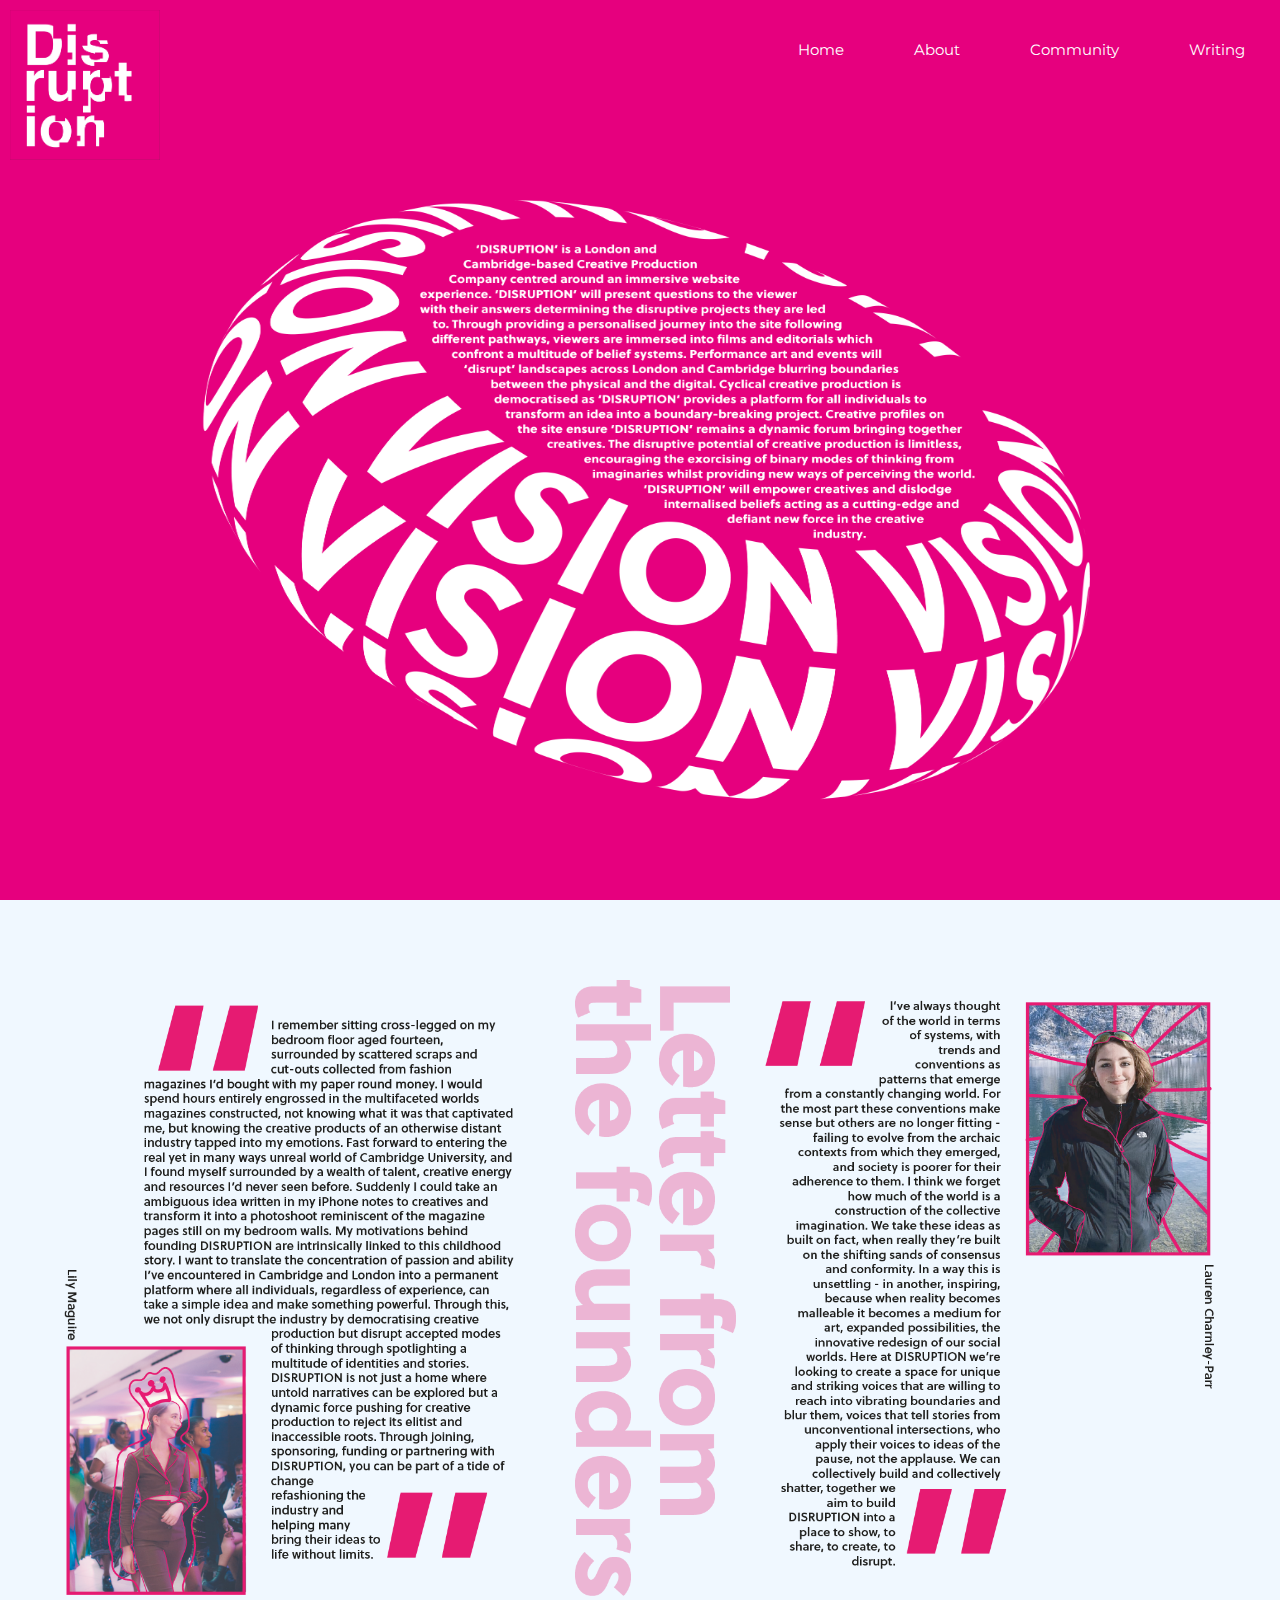
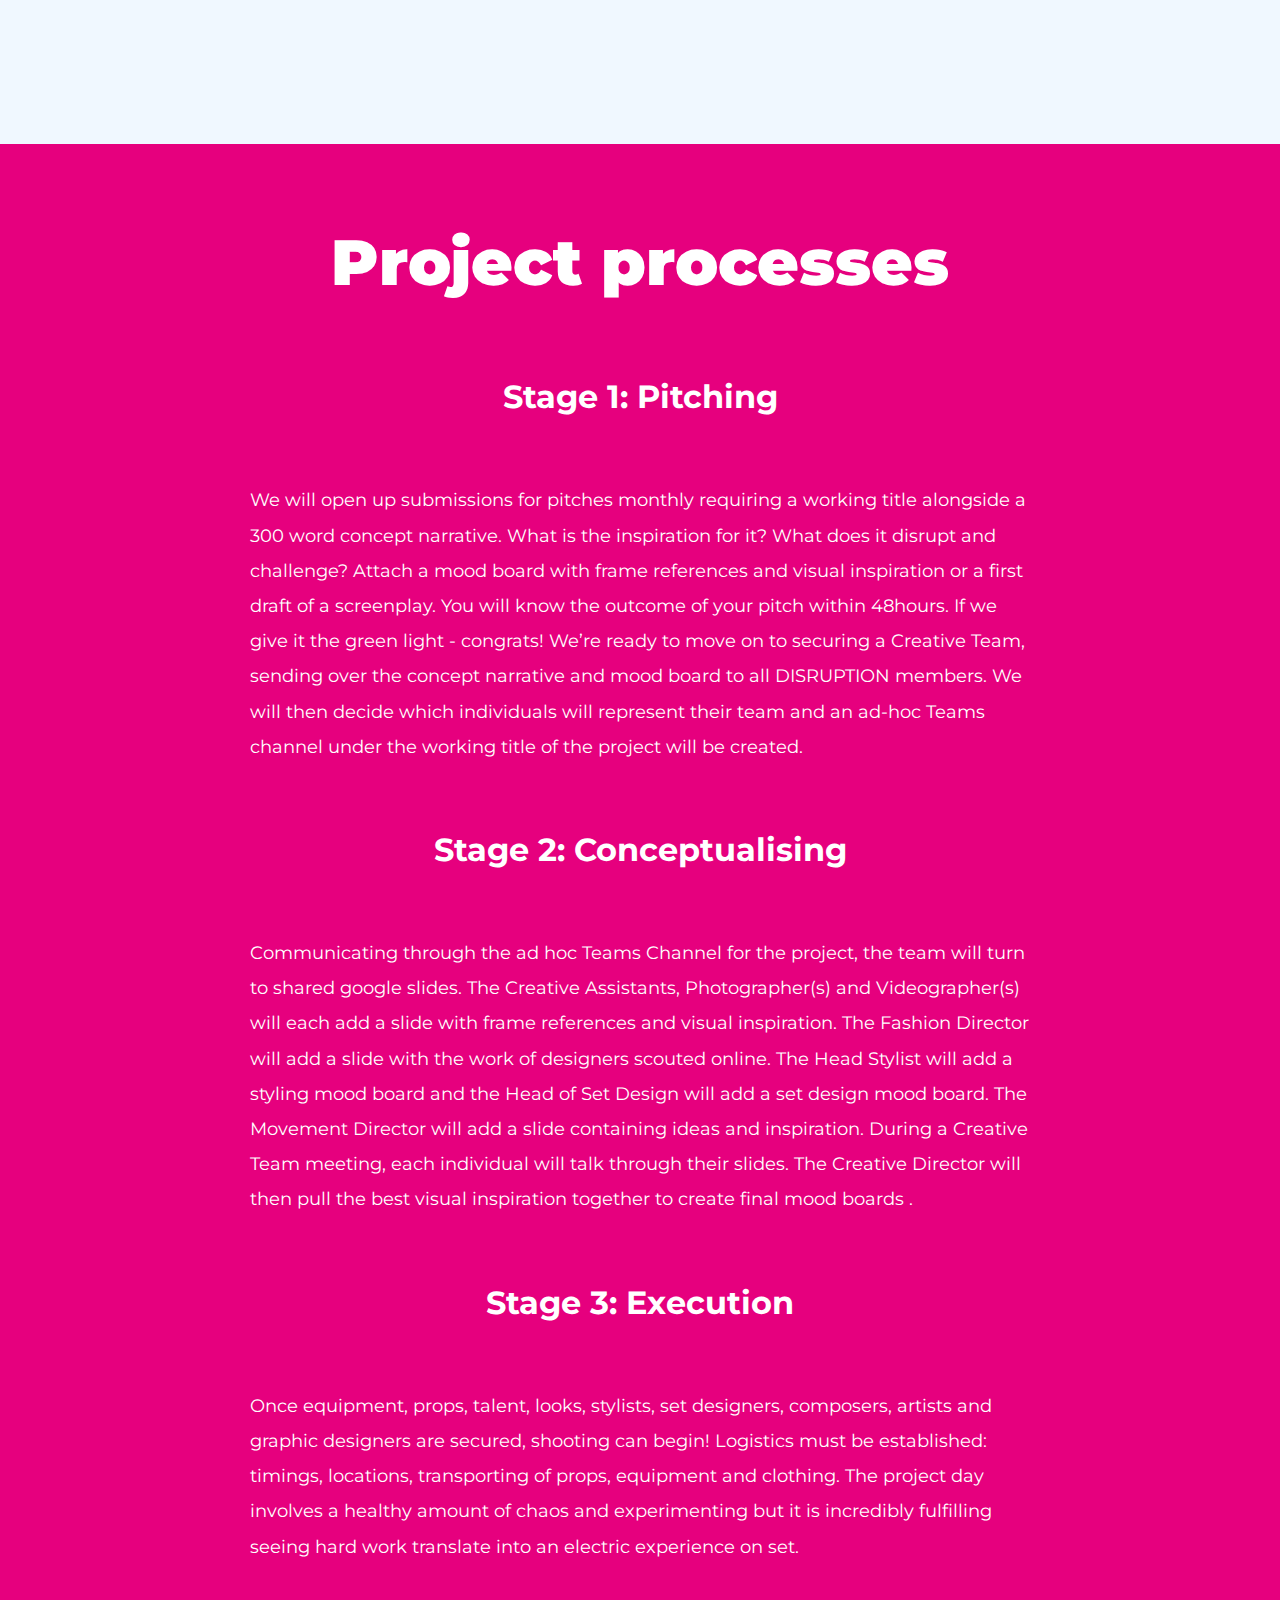
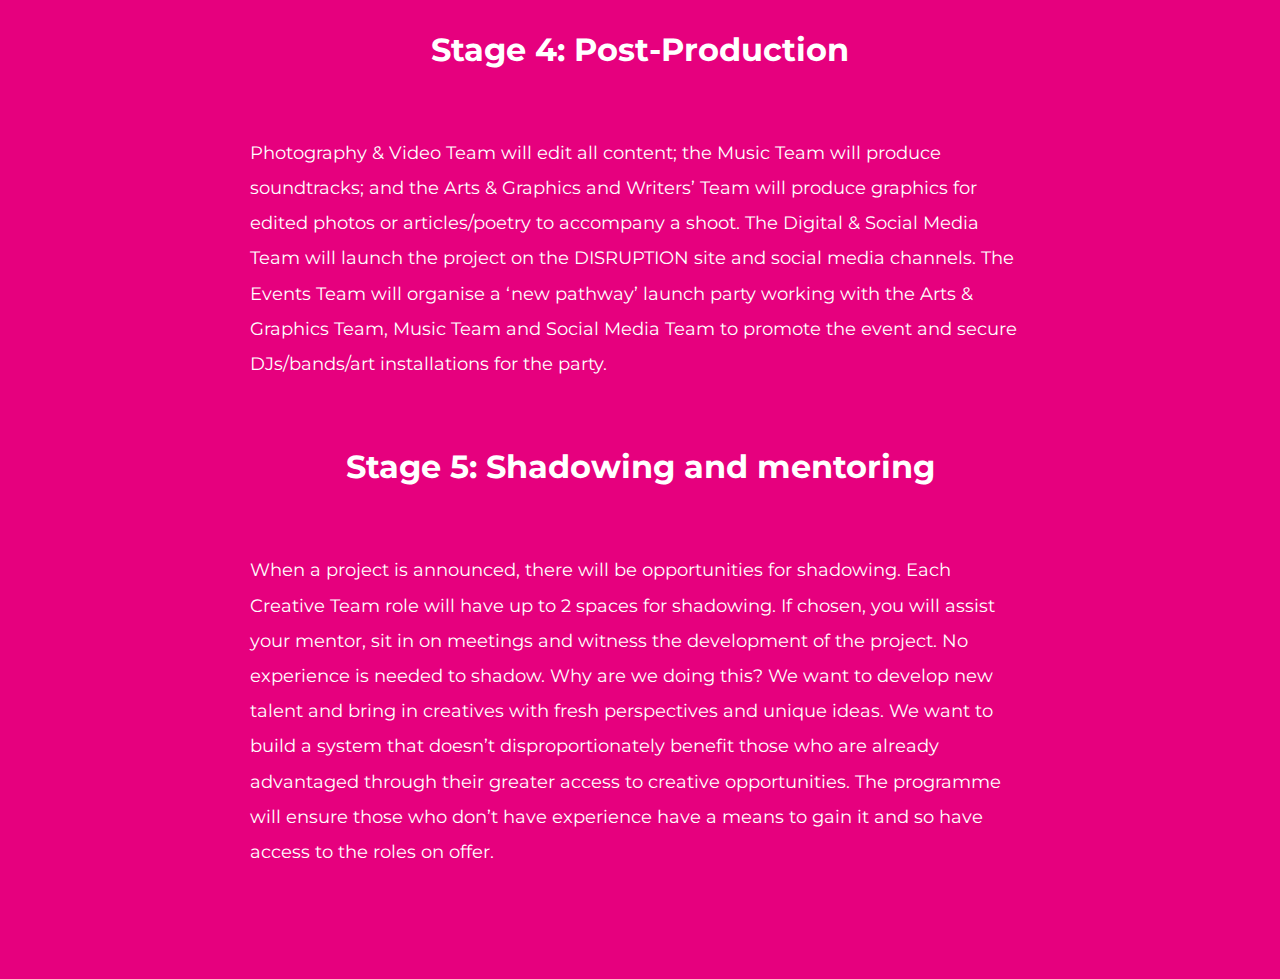
<file: about.html>
<!DOCTYPE html>
<html lang="en">
<head>
    <meta charset="UTF-8">
    <meta http-equiv="X-UA-Compatible" content="IE=edge">
    <meta name="viewport" content="width=device-width, initial-scale=1.0">
    <title>Document</title>
    <link rel="stylesheet" href="css/utilities.css">
    <link rel="stylesheet" href="css/about.css">
    <link rel="icon" type="image/x-icon" href="favicon.ico">

<style>
  
</style>

</head>
<body>
    <div id="navbar" class="navbar">
        <a href="index.html"><img class= "logo" src="media/logo pink.jpg" alt="DISRUPTION LOGO"  ></a>
        
        <nav>
            <ul>
              <li><a href="index.html">Home</a></li>
              <li><a href="about.html">About</a></li>
              <li><a href="#community">Community</a></li>
              <li><a href="#writing">Writing</a></li>
            </ul>
          </nav>
    </div>

    <section id="visionSection">
        <div class="visionDiv">
            <img class= "visionImg" src="media/web vision statement  big.png" alt="">
        </div>
    </section>

    <section id="letterSection">

        <div class="letterDiv">
            <img class="letterImg" src="media/web founder letters.png" alt="">
        </div>
       
    </section>

    <section>

        <div class="processDiv">
            <h1>Project processes</h1>
            <h3>Stage 1: Pitching</h3>
            <p>We will open up submissions for pitches monthly requiring a working title alongside a 300 word concept narrative. What is the inspiration for it? What does it disrupt and challenge? Attach a mood board with frame references and visual inspiration or a first draft of a screenplay. You will know the outcome of your pitch within 48hours.  If we give it the green light - congrats! We’re ready to move on to securing a Creative Team, sending over the concept narrative and mood board to all DISRUPTION members. We will then decide which individuals will represent their team and an ad-hoc Teams channel under the working title of the project will be created.
            </p>
            <h3>Stage 2: Conceptualising</h3>
            <p>Communicating through the ad hoc Teams Channel for the project, the team will turn to shared google slides. The Creative Assistants, Photographer(s) and Videographer(s) will each add a slide with frame references and visual inspiration. The Fashion Director will add a slide with the work of designers scouted online. The Head Stylist will add a styling mood board and the Head of Set Design will add a set design mood board. The Movement Director will add a slide containing ideas and inspiration. During a Creative Team meeting, each individual will talk through their slides. The Creative Director will then pull the best visual inspiration together to create final mood boards
                . </p>
            <h3>Stage 3: Execution</h3>
            <p>Once equipment, props, talent, looks, stylists, set designers, composers, artists and graphic designers are secured, shooting can begin! Logistics must be established: timings, locations, transporting of props, equipment and clothing. The project day involves a healthy amount of chaos and experimenting but it is incredibly fulfilling seeing hard work translate into an electric experience on set.
            </p>
            <h3>Stage 4: Post-Production</h3>
            <p>Photography & Video Team will edit all content; the Music Team will produce soundtracks; and the Arts & Graphics and Writers’ Team will produce graphics for edited photos or articles/poetry to accompany a shoot. The Digital & Social Media Team will launch the project on the DISRUPTION site and social media channels. The Events Team will organise a ‘new pathway’ launch party working with the Arts & Graphics Team, Music Team and Social Media Team to promote the event and secure DJs/bands/art installations for the party.
            </p>
            <h3>Stage 5: Shadowing and mentoring</h3>
            <p>When a project is announced, there will be opportunities for shadowing. Each Creative Team role will have up to 2 spaces for shadowing. If chosen, you will assist your mentor, sit in on meetings and witness the development of the project. No experience is needed to shadow.
                Why are we doing this?
                We want to develop new talent and bring in creatives with fresh perspectives and unique ideas.
                We want to build a system that doesn’t disproportionately benefit those who are already advantaged through their greater access to creative opportunities. The programme will ensure those who don’t have experience have a means to gain it and so have access to the roles on offer. 
                </p>

        </div>
        
    </section>

    <!-- <footer class="footer">
        <div class="social">
          
          <a href="#"><i class="fab fa-facebook fa-2x"></i></a>
          <a href="#"><i class="fab fa-youtube fa-2x"></i></a>
          <a href="#"><i class="fab fa-linkedin fa-2x"></i></a>
          <h4>contact@disruption.com</h4>
        </div>
        <p>Copyright &copy; 2022 - DISRUPTION Creative Ltd.</p>
      </footer>
    -->
    
</body>
</html>
</file>
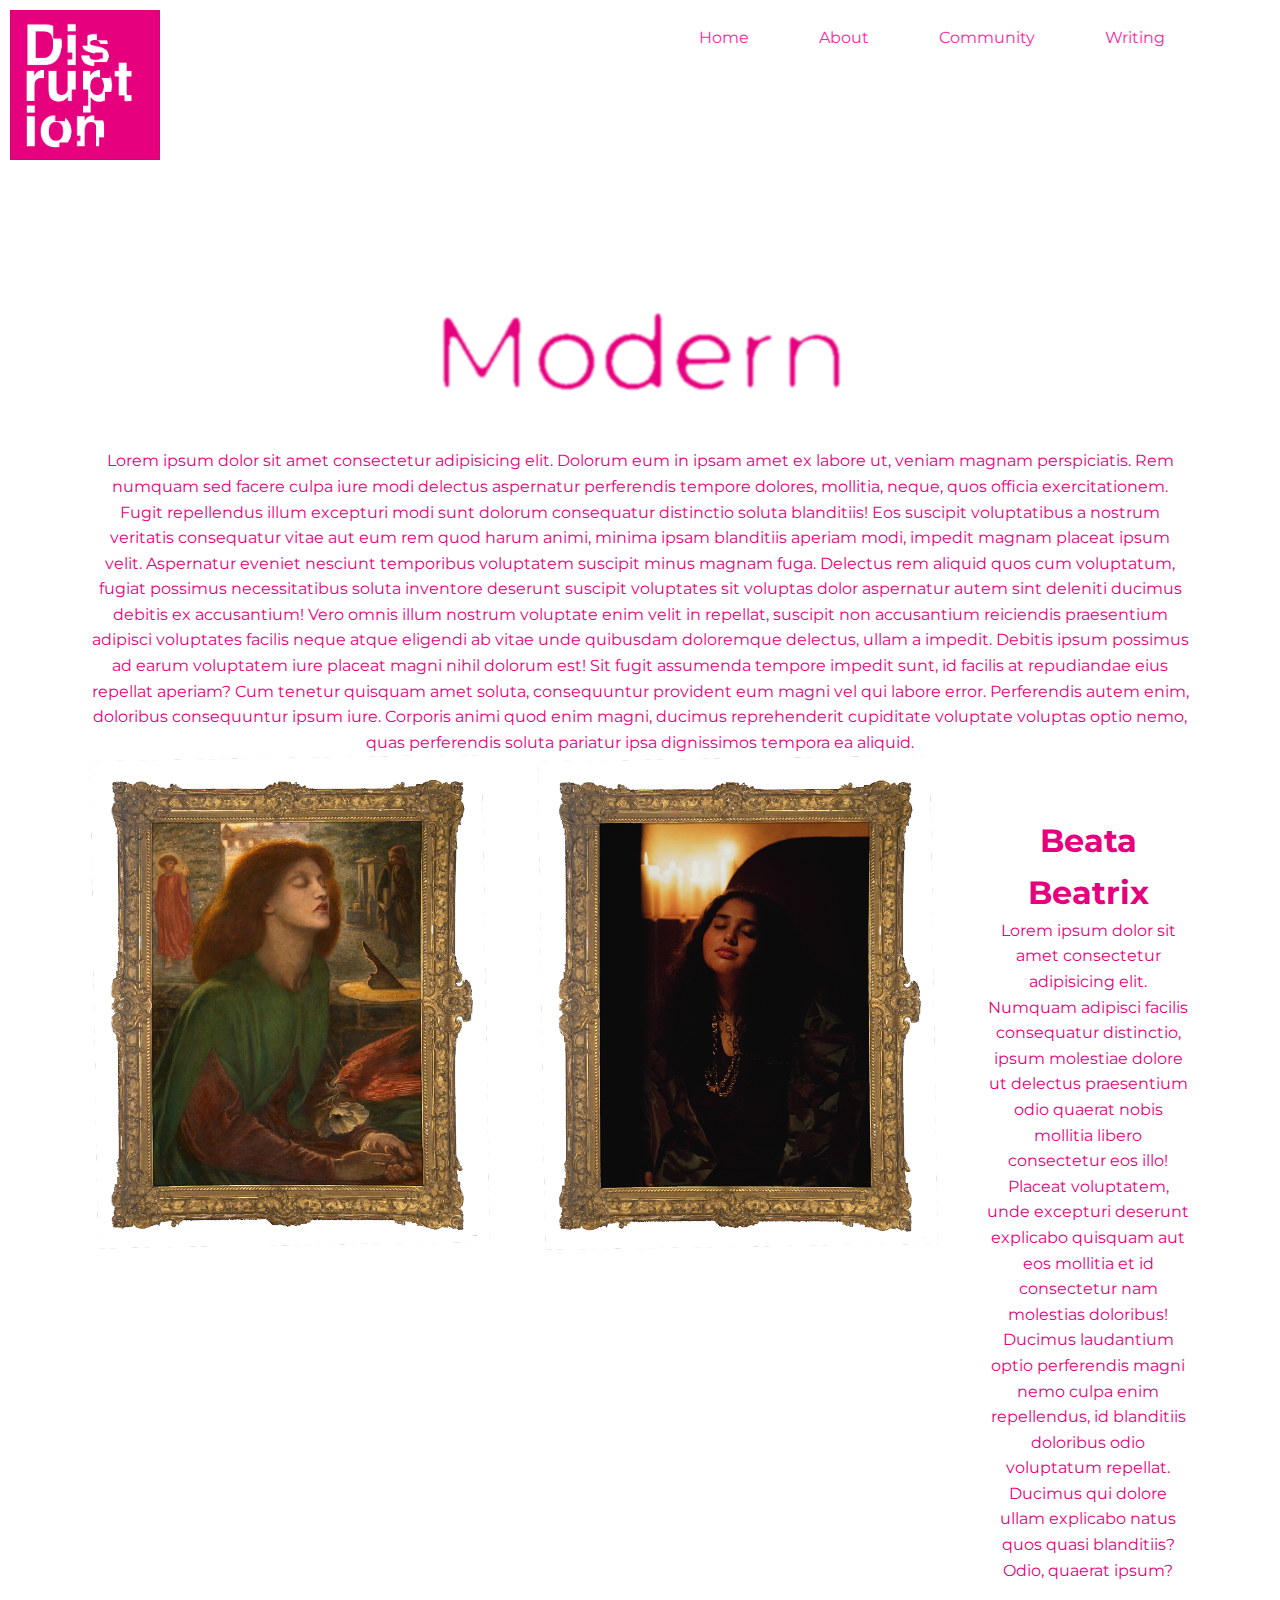
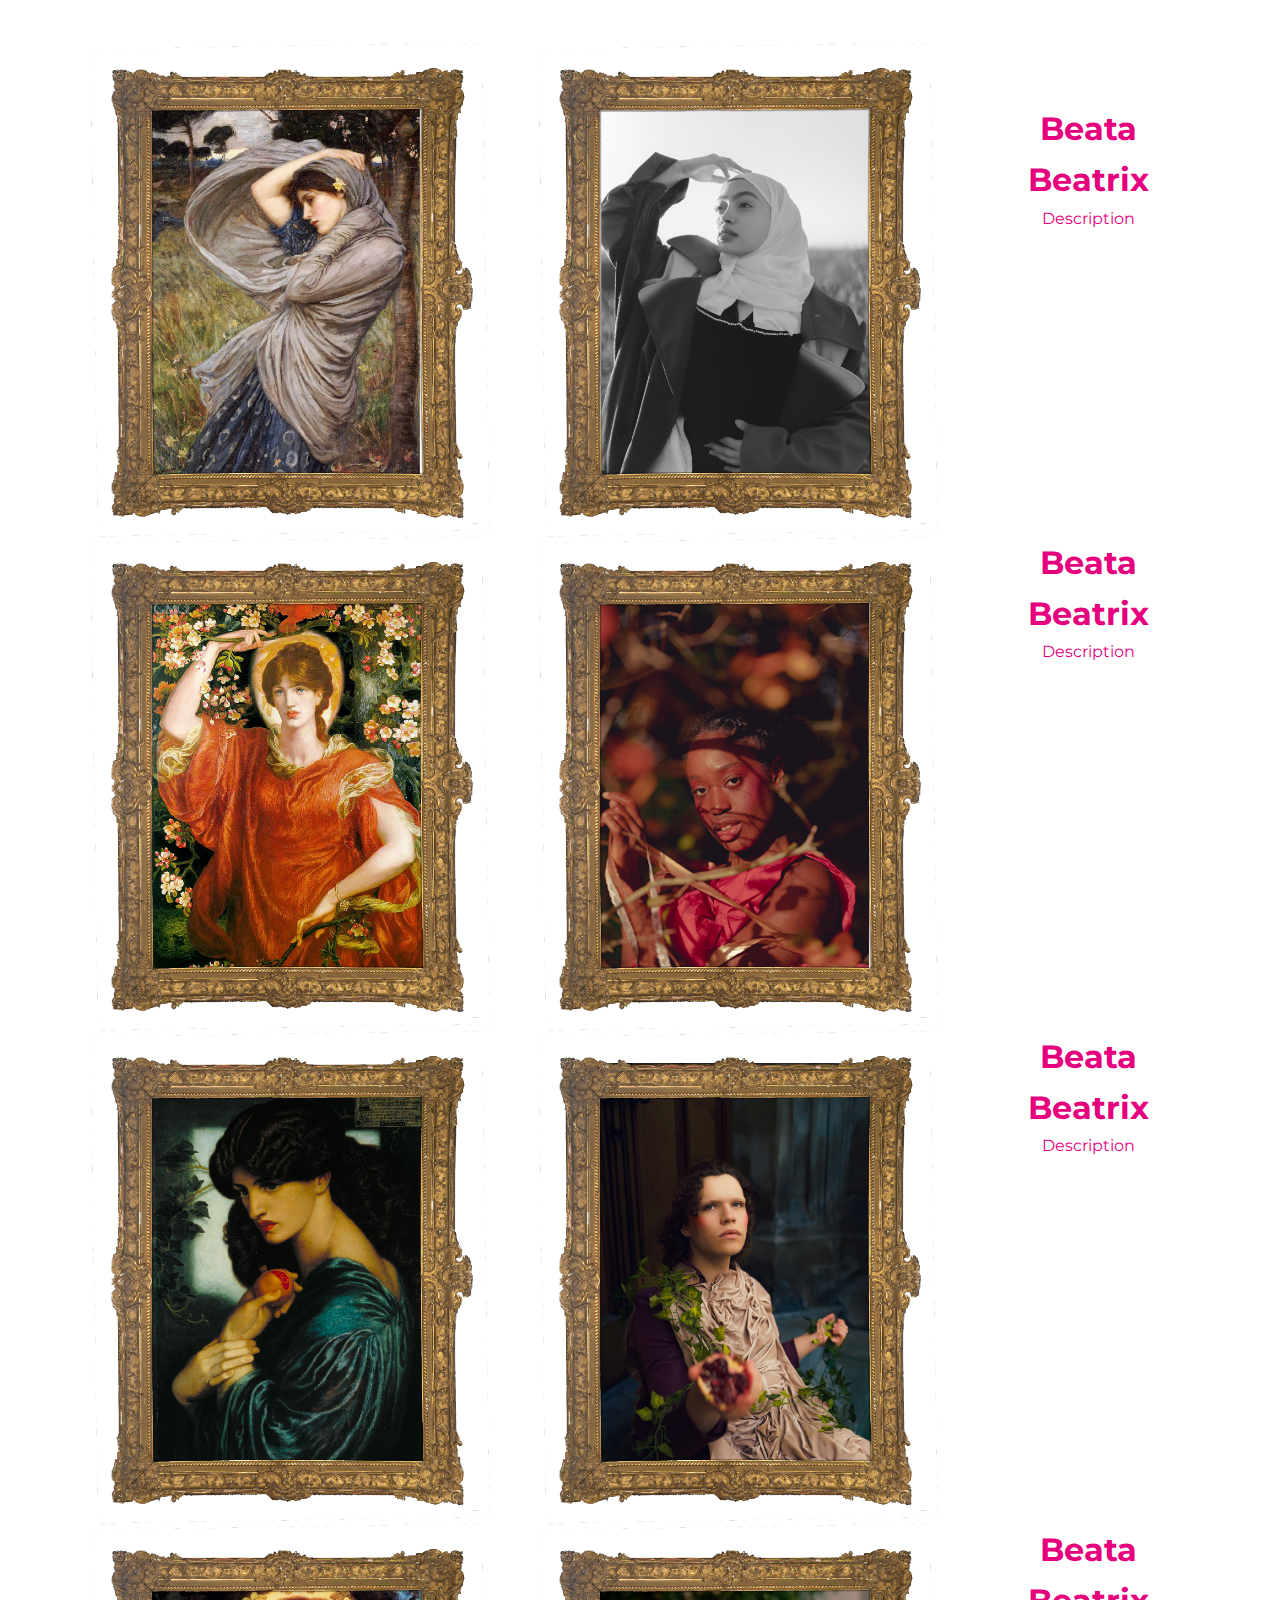
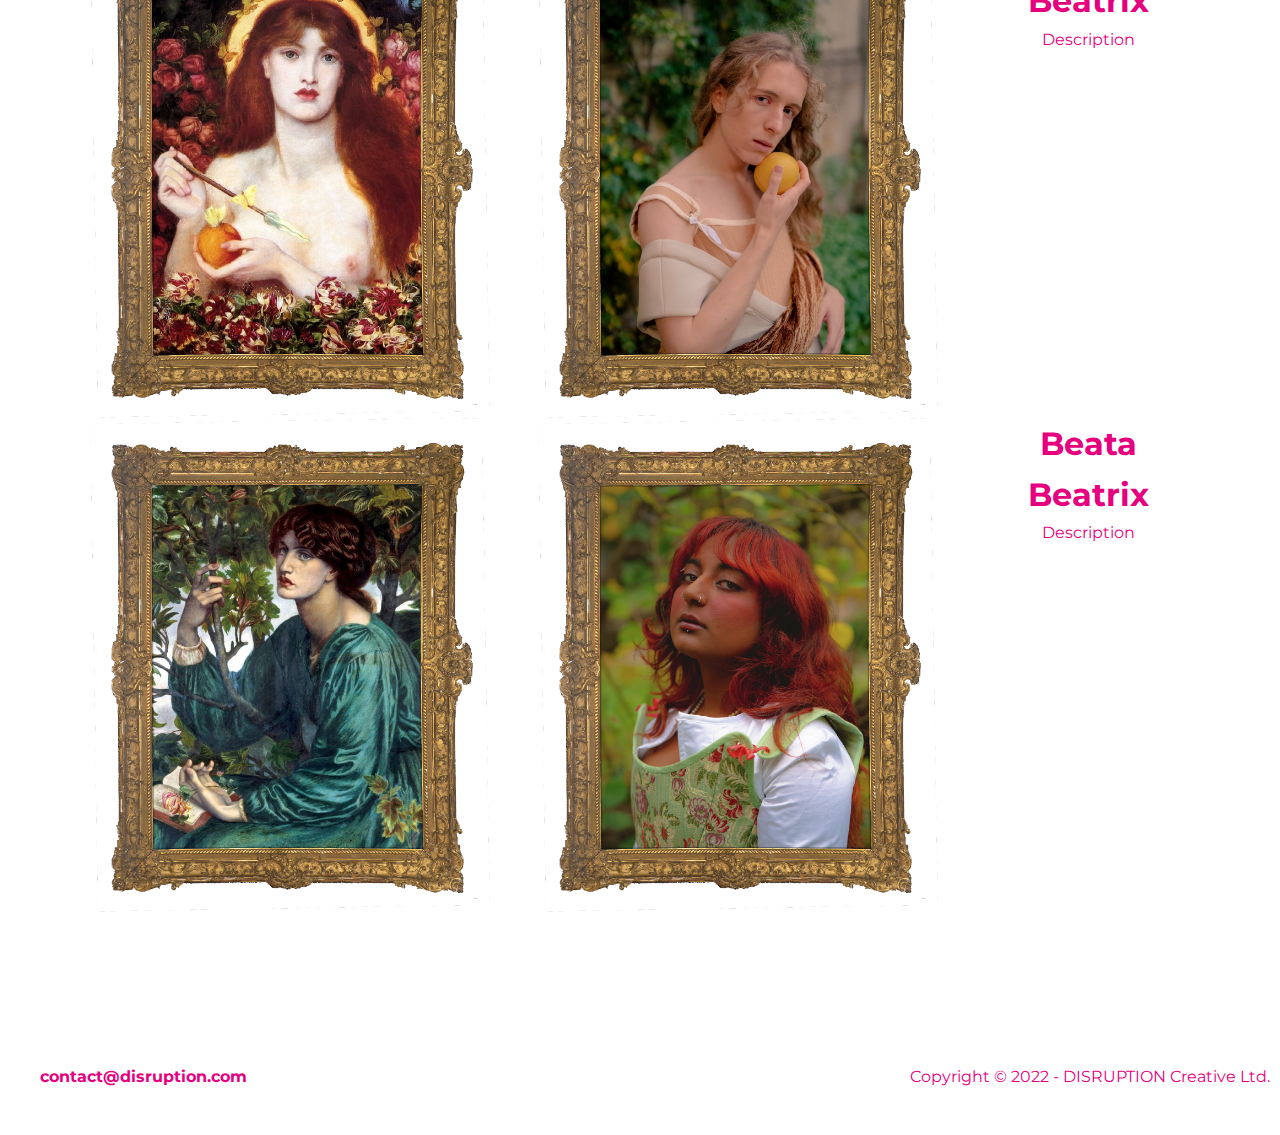
<file: pre-raphaelites.html>
<!DOCTYPE html>
<html lang="en">
<head>
    <meta charset="UTF-8">
    <meta http-equiv="X-UA-Compatible" content="IE=edge">
    <meta name="viewport" content="width=device-width, initial-scale=1.0">
    <title>The Modern Pre-Raphaelites</title>
    <link rel="icon" type="image/x-icon" href="favicon.ico">
    <link
      rel="stylesheet"
      href="https://cdnjs.cloudflare.com/ajax/libs/font-awesome/5.13.0/css/all.min.css"
      integrity="sha256-h20CPZ0QyXlBuAw7A+KluUYx/3pK+c7lYEpqLTlxjYQ="
      crossorigin="anonymous" />
      <link rel="stylesheet" href="css/style.css" />
      <link rel="stylesheet" href="css/pre-raphaelites.css" />



</head>
<body>

    <div class="grid">
        <div id="navbar" class="navbar">
            <a href="index.html"><img class= "logo" src="media/logo pink.jpg" alt="DISRUPTION LOGO"  ></a>
        
            <nav>
                <ul>
                  <li><a href="index.html">Home</a></li>
                  <li><a href="about.html">About</a></li>
                  <li><a href="pre-raphaelites.html" >Community</a></li>
                  <li><a href="#writing">Writing</a></li>
                </ul>
              </nav>
        </div>

        <div id="container">
    <span id="text1"></span>
    <span id="text2"></span>

  
</div>

<div class="content">

<div class="description">
    <p>Lorem ipsum dolor sit amet consectetur adipisicing elit. Dolorum eum in ipsam amet ex labore ut, veniam magnam perspiciatis. Rem numquam sed facere culpa iure modi delectus aspernatur perferendis tempore dolores, mollitia, neque, quos officia exercitationem. Fugit repellendus illum excepturi modi sunt dolorum consequatur distinctio soluta blanditiis! Eos suscipit voluptatibus a nostrum veritatis consequatur vitae aut eum rem quod harum animi, minima ipsam blanditiis aperiam modi, impedit magnam placeat ipsum velit. Aspernatur eveniet nesciunt temporibus voluptatem suscipit minus magnam fuga. Delectus rem aliquid quos cum voluptatum, fugiat possimus necessitatibus soluta inventore deserunt suscipit voluptates sit voluptas dolor aspernatur autem sint deleniti ducimus debitis ex accusantium! Vero omnis illum nostrum voluptate enim velit in repellat, suscipit non accusantium reiciendis praesentium adipisci voluptates facilis neque atque eligendi ab vitae unde quibusdam doloremque delectus, ullam a impedit. Debitis ipsum possimus ad earum voluptatem iure placeat magni nihil dolorum est! Sit fugit assumenda tempore impedit sunt, id facilis at repudiandae eius repellat aperiam? Cum tenetur quisquam amet soluta, consequuntur provident eum magni vel qui labore error. Perferendis autem enim, doloribus consequuntur ipsum iure. Corporis animi quod enim magni, ducimus reprehenderit cupiditate voluptate voluptas optio nemo, quas perferendis soluta pariatur ipsa dignissimos tempora ea aliquid.</p>

</div>
<div class="beataBeatrix">
    <div class="imgDiv">
        <img class="please" src="images/pre-raphaelites/beata beatrix frame.png" alt="">
        <img src="images/pre-raphaelites/zara frame.png" alt="">

        <div class="descriptionDiv">
            <h1>Beata Beatrix</h1>
            <p>Lorem ipsum dolor sit amet consectetur adipisicing elit. Numquam adipisci facilis consequatur distinctio, ipsum molestiae dolore ut delectus praesentium odio quaerat nobis mollitia libero consectetur eos illo! Placeat voluptatem, unde excepturi deserunt explicabo quisquam aut eos mollitia et id consectetur nam molestias doloribus! Ducimus laudantium optio perferendis magni nemo culpa enim repellendus, id blanditiis doloribus odio voluptatum repellat. Ducimus qui dolore ullam explicabo natus quos quasi blanditiis? Odio, quaerat ipsum?</p>
        </div>
        
    </div>
</div>

<div class="boreas">
    <div class="imgDiv">
        <img src="images/pre-raphaelites/boreas frame.png" alt="">
        <img src="images/pre-raphaelites/nabiba frame.png" alt="">
        <div class="descriptionDiv">
            <h1>Beata Beatrix</h1>
            <p>Description</p>
        </div>
        
    </div>
</div>

<div class="aVisionOfFiametta">
    <div class="imgDiv">
        <img src="images/pre-raphaelites/a vision of fiametta frame.png" alt="">
        <img src="images/pre-raphaelites/naphysa frame frame.png" alt="">
        <div>
            <h1>Beata Beatrix</h1>
            <p>Description</p>
        </div>
        
    </div>
</div>
<div class="proserpine">
    <div class="imgDiv">
        <img src="images/pre-raphaelites/proserpine frame.png" alt="">
        <img src="images/pre-raphaelites/jack frame.png" alt="">
        <div>
            <h1>Beata Beatrix</h1>
            <p>Description</p>
        </div>
        
    </div>
</div>
<div class="venusVerticordia">
    <div class="imgDiv">
        <img src="images/pre-raphaelites/venus verticordia frame.png" alt="">
        <img src="images/pre-raphaelites/reuban frame.png" alt="">
        <div>
            <h1>Beata Beatrix</h1>
            <p>Description</p>
        </div>
        
    </div>
</div>
<div class="theDaydream">
    <div class="imgDiv">
        <img src="images/pre-raphaelites/the daydream frame.png" alt="">
        <img src="images/pre-raphaelites/39044 frame.png" alt="">
        <div>
            <h1>Beata Beatrix</h1>
            <p>Description</p>
        </div>
        
    </div>
</div>


</div>




<svg id="filters">
    <defs>
        <filter id="threshold">
            <feColorMatrix in="SourceGraphic" type="matrix" values="1 0 0 0 0
                  0 1 0 0 0
                  0 0 1 0 0
                  0 0 0 255 -140" />
        </filter>
    </defs>

   
     
</svg>





        <!-- <div class="item"> <img class="zara" src="images/pre-raphaelites/39039.png" alt=""> Item 1</div> 
         <div class="item">Item 2</div>
        <div class="item">Item 3</div>
        <div class="item">Item 4</div>
        <div class="item">Item 5</div>
        <div class="item">Item 6</div>

        <img class="zara" src="images/pre-raphaelites/39039.png" alt=""> -->

         
        
    </div>

    <script> const elts = {
        text1: document.getElementById("text1"),
        text2: document.getElementById("text2")
    };
    
    const texts = [
        "The",
        "Modern",
        "Pre-Raphaelites"
    ];
    
    const morphTime = 1;
    const cooldownTime = 0.25;
    
    let textIndex = texts.length - 1;
    let time = new Date();
    let morph = 0;
    let cooldown = cooldownTime;
    
    elts.text1.textContent = texts[textIndex % texts.length];
    elts.text2.textContent = texts[(textIndex + 1) % texts.length];
    
    function doMorph() {
        morph -= cooldown;
        cooldown = 0;
    
        let fraction = morph / morphTime;
    
        if (fraction > 1) {
            cooldown = cooldownTime;
            fraction = 1;
        }
    
        setMorph(fraction);
    }
    
    function setMorph(fraction) {
        elts.text2.style.filter = `blur(${Math.min(8 / fraction - 8, 100)}px)`;
        elts.text2.style.opacity = `${Math.pow(fraction, 0.4) * 100}%`;
    
        fraction = 1 - fraction;
        elts.text1.style.filter = `blur(${Math.min(8 / fraction - 8, 100)}px)`;
        elts.text1.style.opacity = `${Math.pow(fraction, 0.4) * 100}%`;
    
        elts.text1.textContent = texts[textIndex % texts.length];
        elts.text2.textContent = texts[(textIndex + 1) % texts.length];
    }
    
    function doCooldown() {
        morph = 0;
    
        elts.text2.style.filter = "";
        elts.text2.style.opacity = "100%";
    
        elts.text1.style.filter = "";
        elts.text1.style.opacity = "0%";
    }
    
    function animate() {
        requestAnimationFrame(animate);
    
        let newTime = new Date();
        let shouldIncrementIndex = cooldown > 0;
        let dt = (newTime - time) / 1000;
        time = newTime;
    
        cooldown -= dt;
    
        if (cooldown <= 0) {
            if (shouldIncrementIndex) {
                textIndex++;
            }
    
            doMorph();
        } else {
            doCooldown();
        }
    }
    
    animate();
    </script>
    
</body>
<footer class="footer">
    <div class="social">
      
      <a href="#"><i class="fab fa-facebook fa-2x"></i></a>
      <a href="#"><i class="fab fa-youtube fa-2x"></i></a>
      <a href="#"><i class="fab fa-linkedin fa-2x"></i></a>
      <h4>contact@disruption.com</h4>
    </div>
    <p>Copyright &copy; 2022 - DISRUPTION Creative Ltd.</p>
  </footer>
</html>
</file>
<file: css/utilities.css>
@import url('https://fonts.googleapis.com/css2?family=Open+Sans:wght@300;400&display=swap');
@import url('https://fonts.googleapis.com/css2?family=Montserrat&display=swap');

* {
    box-sizing: border-box;
    padding: 0;
    margin: 0;
}

body {
    font-family: 'montserrat', sans-serif;
    line-height: 1.6;
    /* background-color: black; */

}

.hero {
    position: relative;
    /* top: 100px; */
    height: 100vh;
    width: 100vw;
    /* background: #e6007e; */
 
   
    

}

.hero .content {
   
    display: flex;
    flex-direction: column;
    align-items: center;
    justify-content: center;
    text-align: center;
    height: 60%;
    padding: 0 20px;
}

/* 
#section1 {
    background-color: black;

} */

h1{
    color: #e6007e;
}


p {
    color: #e6007e;
    font-size: 1.8rem;
    margin: 50px;
    padding: 50px;
    font-family: 'montserrat', sans-serif; 
    line-height: 2; 
}


ul {
    list-style: none;
}


a {
    font-family: 'montserrat', sans-serif;
    /* color: rgb(236, 236, 236); */
    text-decoration: none;
}

.logo {
    /* position: relative;
    display: flex; */

    position: absolute;
    top: 10px;
    left: 10px;

    /* left: 25px;
    top: 425px; */
    width: 150px;
    height: 150px;
    z-index: 10;
    /* padding: 30px; */

}

.navbar {
  
    font-size: 15px;
    /* background-color: black; */
    display: flex;
    width: 100%;
 
    flex-direction: row;
    position: relative;
    
   align-items: center;
    justify-content: right;
    color: #e6007e;
    width: 100%;
    height: 100px;
    /* position: fixed; */
    top: 0px;
    /* padding: 10px;  */
    transition: 0.5s;
    z-index: 10;
}


.navbar a {
    color: #e6007e;
    padding: 0px 20px;
    margin: 0 15px;
    text-decoration: none;
   
}

.navbar a:hover {
    border-bottom: #e6007e 2px solid;
}

.navbar ul {
    display: flex;
}


.footer {
    
    position: absolute;
     bottom: 10px; 
    /* left: 25px;
    right: 25px; */
    margin: 0 10px;
  

    display: flex;
    flex-direction: row;
    align-items: flex-end;
    /* justify-content: center; */
    /* justify-content: space-between; */
    justify-content: space-between;
    text-align: center;
    /* height: 100px; */
    z-index: 5;
}

.copyright {
    justify-content: right;
}

.footer a {
    color:  rgb(236, 236, 236);
    margin: 0 10px 0 0;
}

.footer .social {
    display: flex;
    justify-content: left;
    /* margin-right: 30px; */
}

.video {
  position: absolute;
    width: 100vw;
    height: 100vh;
    object-fit: cover;

    z-index: -10;
}
</file>
<file: css/about.css>
@import url('https://fonts.googleapis.com/css2?family=Montserrat&display=swap');


#visionSection{
    background-color: #e6007e;
}

#letterSection {
    background-color: aliceblue;

}

body {
    background-color: #e6007e;
}


.visionImg {
    position: relative;
    width: 1000px;
    height: 600px;
    margin: 100px 100px 100px 0px;
    display: flex;
    flex-direction: column;
    align-items: center;
    justify-content: center;
    
    
}

.visionDiv {
    display: flex;
    flex-direction: column;
    align-items: center;
    justify-content: center;
    text-align: center;
    /* height: 50%; */
}

.letterDiv{
    display: flex;
    /* flex-direction: column; */
    align-items: center;
    justify-content: center;
}


.letterImg{
    position: relative;
    width: 90%;
    height: 80%;
    /* width: 100vw; */
    /* height: 100vh; */
    /* margin: 20px 10px 0px 60px; */
    margin: 5% 5% 0% 5%;
    /* display: flex;
    flex-direction: column;
    align-items: center;
    justify-content: center; */
}

.navbar a {
    color: #fff;  
}

.navbar a:hover {
    border-bottom: #fff 2px solid;
}

.processDiv{
    display: flex;
    flex-direction: column;
    align-items: center;
    justify-content: center;
    margin: 50px 200px;
}


h1 {
    color: #fff;
    font-size: 4rem;
    font-weight: 900;
    line-height: 1.2;
    margin: 30px 30px 70px 30px;
    /* font-family:Verdana, Geneva, Tahoma, sans-serif */
    font-family: 'montserrat', sans-serif;
}

h3{
    color: #fff;
    font-size: 2rem;
    font-weight: bolder;
}

p {
    color: #fff;
    font-size: 1.1rem;
    margin: 10px 0;
}

body {
    font-family: 'montserrat', sans-serif;
   
    line-height: 1.6;
}

/* next on the agenda!: 

* Build gallery for each gateway
* link up gateway buttons
* text styling
* Text writing
* Style enter button
* Header animation
* Miscellaneous animation and styling.
* Social media button links
* domain name and email
* writing and community page tbd
* Responsivity checks


*/
</file>
<file: css/style.css>
@import url('https://fonts.googleapis.com/css2?family=Open+Sans:wght@300;400&display=swap');
@import url('https://fonts.googleapis.com/css2?family=Montserrat&display=swap');


* {
    box-sizing: border-box;
    padding: 0;
    margin: 0;
}

body {
    font-family: 'montserrat', sans-serif;
    background: #e6007e;
    color: rgb(236, 236, 236);
    line-height: 1.6;
}

.hero {
    position: absolute;
    height: 100vh;
    width: 100vw;
    background: #e6007e;
 
   
    

}



.hero .content {
    display: flex;
    flex-direction: column;
    align-items: center;
    justify-content: center;
    text-align: center;
    height: 60%;
    padding: 0 20px;
}
   
 

ul {
    list-style: none;
}


a {
    color: rgb(236, 236, 236);
    text-decoration: none;
}

.logo {
    /* position: relative;
    display: flex; */

    position: absolute;
    top: 10px;
    left: 10px;

    /* left: 25px;
    top: 425px; */
    width: 150px;
    height: 150px;
    /* padding: 30px; */

}

.navbar {
    display: flex;
 
    flex-direction: row-reverse;
    
    align-items: center;
    justify-content: space-between end;
    color: #fff;
    width: 100%;
    height: 75px;
    position: relative;
    /* top: 10px; */
     padding: 10px; 
    transition: 0.5s;
    z-index: 10;
}


.navbar a {
    color: #fff;
    padding: 0px 20px;
    margin: 0 15px;
}

.navbar a:hover {
    border-bottom: rgb(236, 236, 236) 2px solid;
}

.navbar ul {
    display: flex;
}


.footer {
    position: relative;
     bottom: 45px; 
    /* left: 25px;
    right: 25px; */
    margin: 0 10px;
  

    display: flex;
    flex-direction: row;
    align-items: flex-end;
    /* justify-content: center; */
    /* justify-content: space-between; */
    justify-content: space-between;
    text-align: center;
    /* height: 100px; */
    z-index: 5;
}

.copyright {
    justify-content: right;
}

.footer a {
    color:  rgb(236, 236, 236);
    margin: 0 10px 0 0;
}

.footer .social {
    display: flex;
    justify-content: left;
    /* margin-right: 30px; */
}
 
.video {
    width: 100vw;
    height: 100vh;

    z-index: -10;
}
</file>
<file: css/pre-raphaelites.css>
@import url('https://fonts.googleapis.com/css2?family=Montserrat&display=swap');

.zara{
    width: 10rem;
    }
    
    #container {
        position: inline-block;
        margin: auto;
        width: 100vw;
        height: 250pt;
        top: 50%;
        bottom: 0;
    
        filter: url(#threshold) blur(0.8px);
    }
    
    #text1,
    #text2 {
        position: absolute;
        width: 100%;
        display: inline-block;
        top: 12rem;
        /* color: rgb(255, 39, 161); */
    
        font-family: 'montserrat', sans-serif;
        font-size: 80pt;
    
        text-align: center;
    
        user-select: none;
    }
    
     
    
    p {
        display: inline-block;
    }
    
    .navbar{
        color:rgb(255, 39, 161);
    }
    
    .navbar a {
        color: rgb(255, 39, 161);
    }
    
    .navbar a:hover {
        border-bottom: rgb(255, 39, 161) 2px solid;
    }
    
    .content {
        text-align: center;
        height: 100%;
        padding: 40px 90px;
    }
    
    
    body {
        font-family: 'montserrat', sans-serif;
        background: #fff;
        color: #e6007e;
    }
    
    .imgDiv {
        display: grid;
        grid-template-columns: 1fr 1fr 1fr;
        grid-gap: 3rem;
    }
    
    .imgDiv img {
        width: 25rem;
    }
    
    .imgDiv .descriptionDiv {
        padding: 60px 0px;
    }
    
    
    
    .footer a {
        color:  #e6007e;
    }
</file>
